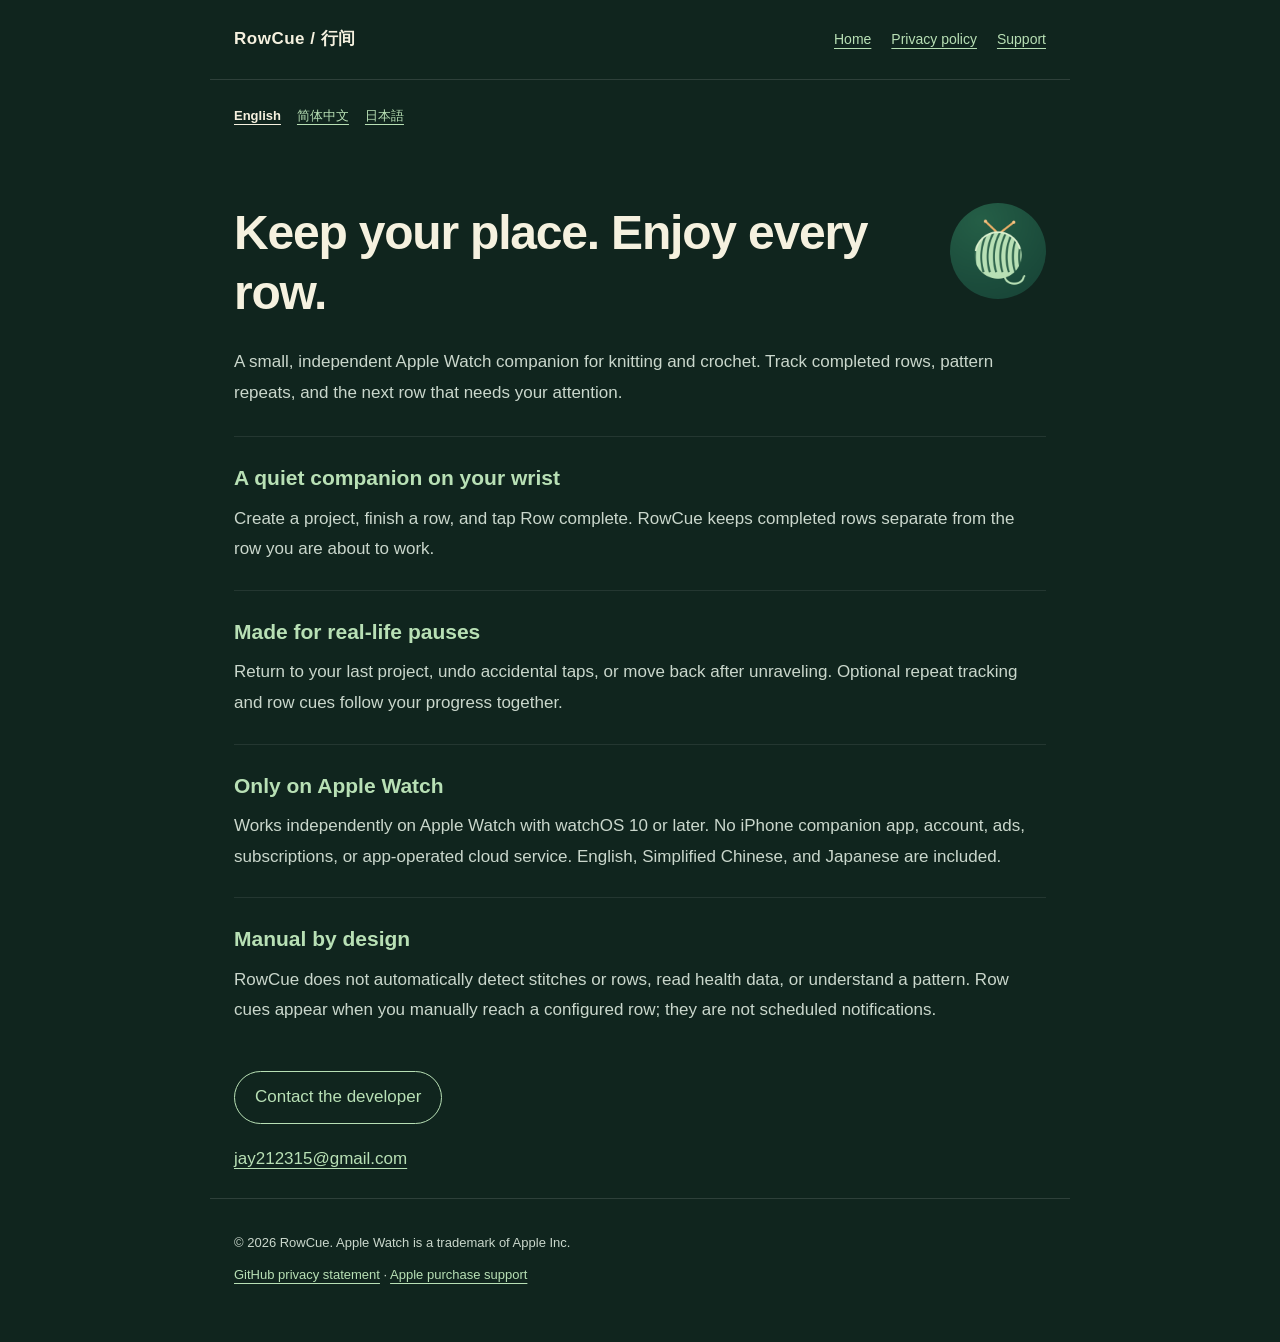
<file: index.html>
<!doctype html><html lang="en"><head><meta charset="utf-8"><meta name="viewport" content="width=device-width,initial-scale=1"><meta name="description" content="RowCue — independent Apple Watch row counter. Privacy policy and support in English, Chinese and Japanese."><title>RowCue — home</title><link rel="icon" href="./app-icon.png"><link rel="stylesheet" href="./style.css"></head><body><header><a class="brand" data-page="home" href="./">RowCue / 行间</a><nav aria-label="Navigation"><a data-page="home" data-label="home" href="./">Home</a><a data-page="privacy" data-label="privacy" href="./privacy/">Privacy policy</a><a data-page="support" data-label="support" href="./support/">Support</a></nav></header><main><div class="languages" aria-label="Language"><a data-language="en" href="?lang=en">English</a><a data-language="zh-Hans" href="?lang=zh-Hans">简体中文</a><a data-language="ja" href="?lang=ja">日本語</a></div><div class="hero"><img src="./app-icon.png" alt="RowCue app icon" width="96" height="96"><h1 id="title">Keep your place. Enjoy every row.</h1><p id="intro">A small, independent Apple Watch companion for knitting and crochet. Track completed rows, pattern repeats, and the next row that needs your attention.</p></div><div id="sections"></div><a class="contact" href="mailto:jay212315@gmail.com" data-label="email">Contact the developer</a><p><a href="mailto:jay212315@gmail.com">jay212315@gmail.com</a></p><noscript><p>Enable JavaScript to switch languages. Contact jay212315@gmail.com for a copy of the privacy policy or support information.</p><section><h2>A quiet companion on your wrist</h2><p>Create a project, finish a row, and tap Row complete. RowCue keeps completed rows separate from the row you are about to work.</p></section><section><h2>Made for real-life pauses</h2><p>Return to your last project, undo accidental taps, or move back after unraveling. Optional repeat tracking and row cues follow your progress together.</p></section><section><h2>Only on Apple Watch</h2><p>Works independently on Apple Watch with watchOS 10 or later. No iPhone companion app, account, ads, subscriptions, or app-operated cloud service. English, Simplified Chinese, and Japanese are included.</p></section><section><h2>Manual by design</h2><p>RowCue does not automatically detect stitches or rows, read health data, or understand a pattern. Row cues appear when you manually reach a configured row; they are not scheduled notifications.</p></section></noscript></main><footer><p>© 2026 RowCue. Apple Watch is a trademark of Apple Inc.</p><p><a href="https://docs.github.com/en/site-policy/privacy-policies/github-general-privacy-statement">GitHub privacy statement</a> · <a href="https://reportaproblem.apple.com/">Apple purchase support</a></p></footer><script>const CONTENT={"en": {"name": "RowCue", "tagline": "Keep your place. Enjoy every row.", "intro": "A small, independent Apple Watch companion for knitting and crochet. Track completed rows, pattern repeats, and the next row that needs your attention.", "home": "Home", "privacy": "Privacy policy", "support": "Support", "updated": "Last updated: October 29, 2026", "email": "Contact the developer", "switch": "Language", "home_sections": [["A quiet companion on your wrist", "Create a project, finish a row, and tap Row complete. RowCue keeps completed rows separate from the row you are about to work."], ["Made for real-life pauses", "Return to your last project, undo accidental taps, or move back after unraveling. Optional repeat tracking and row cues follow your progress together."], ["Only on Apple Watch", "Works independently on Apple Watch with watchOS 10 or later. No iPhone companion app, account, ads, subscriptions, or app-operated cloud service. English, Simplified Chinese, and Japanese are included."], ["Manual by design", "RowCue does not automatically detect stitches or rows, read health data, or understand a pattern. Row cues appear when you manually reach a configured row; they are not scheduled notifications."]], "privacy_sections": [["Overview", "RowCue is a local-first Apple Watch app. The app does not collect, transmit, sell, or share your project data, and does not include advertising, analytics, tracking SDKs, or user accounts."], ["Data stored on your watch", "Project names, project types, completed rows, repeat and row-cue rules, recent progress changes, language choice, haptic preference, and the last active project are saved in the app’s local storage. They are used only to provide the app’s features. A previous saved copy is kept locally to help recover from a damaged file."], ["Permissions and connectivity", "The app does not request access to Health, contacts, location, microphone, camera, or notifications. RowCue does not operate a server or provide cloud synchronization. A watch-face complication opens the app and does not transmit your progress."], ["Retention and deletion", "Project data remains locally until you delete the project or remove the app. Deleting a project removes it from the active data file; a previous local recovery copy may retain it until a subsequent successful save replaces that copy. Removing the app may remove local data. Device loss, reset, or storage damage may cause data loss. Any operating-system backup or device transfer is controlled by Apple and your device settings; RowCue does not guarantee backup or recovery."], ["Support correspondence", "If you choose to email jay212315@gmail.com, the developer receives the email address and information you include. This information is used to respond to your request. Avoid including sensitive information. Email is handled by the email providers involved. The app does not send support messages automatically."], ["This website and third parties", "These support pages are hosted on GitHub Pages. GitHub may process standard request information, including IP addresses, under its own privacy statement. This site uses no analytics, tracking cookies, third-party fonts, or advertising. A language parameter in the URL selects the page language; no language preference cookie is stored. Following an external link is subject to that service’s policy."], ["Children and changes", "The app does not knowingly collect personal information from children or other users. This policy will be updated if the app’s data practices change. The date above identifies the current version."], ["Contact", "Questions about privacy or deletion of support correspondence: jay212315@gmail.com."]], "support_sections": [["Start a project", "Tap New project, choose a type, and optionally enter a name. Set the number of fully completed rows; leave it at zero for a new piece. Optionally add a pattern repeat or a row cue."], ["Count a row", "The large number is the row you are about to work. Only tap Row complete after finishing the entire row. “Completed” shows the rows already done. A partially finished row and its individual stitches are not tracked."], ["Repeats and row cues", "Set rows per repeat to track your position in a repeating pattern. For a decrease every six rows starting at row six, set First cue at row to 6 and Repeat every to 6. The cue appears before working row 6, 12, 18, and so on. Follow your own pattern for stitch counts and techniques."], ["Fix an accidental tap", "Tap Undo on the counter screen. The previous progress change is reversed, together with the repeat position and row cue. Up to 200 recent progress changes per project are retained for undo. Undo does not restore deleted projects or earlier project settings."], ["Unravel or correct progress", "Open the … project menu. Use Frog back to subtract unraveled completed rows, or Adjust progress to enter the correct number of fully completed rows. Review the destination row before confirming. Both changes can be undone."], ["Pause, resume, and archive", "Progress saves after each successful change. Reopening the app resumes the last active project. Return to the project list to switch projects. Archive finished pieces to keep them without clutter; restore them from Archived. Deleting a project requires confirmation and cannot be undone."], ["Watch-face shortcut", "Add the RowCue complication to a compatible watch face. Tap it to open the last active project. It is a launcher; it does not display live row counts on the watch face. Available positions depend on the watch face."], ["Language and haptics", "Open Settings to choose System, English, Simplified Chinese, or Japanese. Haptic feedback can be switched off there. Touch feedback and wrist visibility also depend on your watch’s settings."], ["Data safety", "RowCue has no app-operated cloud sync or export feature. Do not treat it as your only copy of a critical pattern or project record. If a saved file is damaged, the app may restore the preceding local copy and ask you to check the count. If neither copy can be read, original files are preserved and editing is blocked."], ["Purchases and refunds", "RowCue is designed for a one-time App Store purchase. The price and availability are shown by the App Store. Apple handles payments, purchase history, and refund requests. Purchase access does not restore local project data."], ["Get help or report a bug", "Email jay212315@gmail.com. Include your watch model, watchOS version, RowCue version, and the steps that led to the issue. A screenshot is helpful if you are comfortable sharing it. Do not include passwords or payment information."]]}, "zh-Hans": {"name": "行间 · RowCue", "tagline": "记住每一行，安心接着织。", "intro": "独立运行在 Apple Watch 上的编织与钩针进度助手。记录已完成行数、花样循环，以及当前行的关键操作。", "home": "首页", "privacy": "隐私政策", "support": "技术支持", "updated": "更新日期：2026 年 10 月 29 日", "email": "联系开发者", "switch": "语言", "home_sections": [["手腕上的安静帮手", "创建作品，完整织完一行，再点“本行完成”。明确区分已完成行数和当前要织的那一行。"], ["随时放下，也能继续", "重新打开上次的作品，撤销误点，或在拆线后回退进度。花样循环和关键行提醒跟随进度一起变化。"], ["只为 Apple Watch", "支持 watchOS 10 及以上，可脱离 iPhone 配套应用独立使用。无账号、广告、订阅和应用自建云服务。支持简体中文、英语、日语。"], ["手动记录，明确可靠", "不会自动识别针数、行数或图解，不读取健康数据。关键行提醒在手动推进到对应行时显示，并非定时通知。"]], "privacy_sections": [["概述", "行间（RowCue）是一款以本地存储为主的 Apple Watch 应用。应用不收集、传输、出售或共享您的作品数据，不包含广告、统计分析、跟踪 SDK 或用户账号。"], ["保存在手表上的数据", "作品名称与类型、已完成行数、花样循环和关键行规则、最近进度操作、语言选择、触觉偏好及最近使用的作品，保存在应用本地空间，仅用于提供应用功能。本机还保留一份之前保存的副本，用于文件损坏时尝试恢复。"], ["权限与网络", "应用不申请健康、通讯录、位置、麦克风、相机或通知权限，不提供自建服务器或云同步。表盘复杂功能用于打开应用，不传输作品进度。"], ["保留与删除", "作品数据保留在本机，直到您删除作品或移除应用。删除作品会从当前数据文件移除该作品；上一份本地恢复副本可能暂时保留，直到后续成功保存替换该副本。卸载应用可能清除本地数据。设备丢失、重置或存储损坏可能造成数据丢失。系统备份和设备迁移由 Apple 及设备设置控制，本应用不保证备份或恢复。"], ["技术支持邮件", "如果您主动向 jay212315@gmail.com 发送邮件，开发者会收到您的邮箱地址和您提供的信息，仅用于处理咨询。请不要发送敏感信息。邮件由相关邮件服务商处理，应用不会自动发送支持邮件。"], ["本网站与第三方", "隐私和支持页面托管于 GitHub Pages。GitHub 可能依据其隐私声明处理 IP 地址等常规请求信息。本网站不使用统计分析、跟踪 Cookie、第三方字体或广告。页面语言由网址参数选择，不设置语言偏好 Cookie。访问外部链接时，适用该服务的政策。"], ["儿童与政策变更", "应用不会有意收集儿童或其他用户的个人信息。如果数据处理方式变化，将更新本政策。页首日期标识当前版本。"], ["联系", "如有隐私问题，或希望删除技术支持往来信息，请联系 jay212315@gmail.com。"]], "support_sections": [["创建作品", "点“新建作品”，选择类型，可选填名称。填写已经完全织好的行数，新作品保持为 0。按需开启花样循环或关键行提醒。"], ["记录一行", "大数字表示当前要织的那一行。完整织完这一行后，再点“本行完成”。“已完成”表示已经织好的行数。不记录一行内部的针数或半行进度。"], ["花样循环与关键行", "设置每个循环的行数，即可查看当前处于第几轮、第几行。如果从第 6 行开始，每 6 行减针一次，将首次提醒设置为 6，间隔设置为 6。应用会在准备织第 6、12、18 行时提示。具体针法和针数仍以您的图解为准。"], ["点错了怎么办", "在计数页面点“撤销”，恢复上一次进度变化，循环位置与提醒一并恢复。每个作品保留最近最多 200 次进度操作用于撤销。撤销无法恢复已删除作品，也不用于撤销作品设置修改。"], ["拆线或校正进度", "打开作品的“…”菜单。“拆线回退”用于扣除拆掉的完整行数；“调整进度”用于直接设置正确的已完成行数。确认前请核对即将回到的行数。这两种进度变更都可以撤销。"], ["暂停、继续与归档", "每次变更成功后都会保存。重新打开会继续最近的未归档作品，返回列表可以切换作品。完成的作品可归档，在“已归档”中恢复。删除需要确认，且无法撤销。"], ["表盘快捷入口", "在支持的位置添加 RowCue 复杂功能，点一下即可打开上次的作品。这是启动入口，不在表盘上实时显示行数。可用位置取决于所选表盘。"], ["语言与触觉", "在设置中选择跟随系统、简体中文、English 或日本語，也可关闭触觉反馈。触觉和抬腕显示体验同时受手表系统设置影响。"], ["数据安全", "应用不提供自建云同步和导出功能，重要图解和作品进度建议另留记录。文件损坏时，应用可能恢复上一份本地副本并提示核对行数；若两份记录都无法读取，会保留原文件并阻止覆盖。"], ["购买与退款", "应用按 App Store 一次性购买方式设计，实际价格和可用情况以商店展示为准。支付、购买记录和退款由 Apple 处理。恢复购买资格不等于恢复本地作品数据。"], ["反馈问题", "请发送邮件至 jay212315@gmail.com，附上手表型号、watchOS 版本、应用版本和复现步骤。方便时可提供截图，请勿发送密码或支付信息。"]]}, "ja": {"name": "RowCue", "tagline": "編みかけの続きは、いつもここに。", "intro": "Apple Watchだけで使える、棒針編み・かぎ針編みの進捗アプリ。完成した段数、模様の繰り返し、次の段の作業を手元に残せます。", "home": "ホーム", "privacy": "プライバシーポリシー", "support": "サポート", "updated": "更新日：2026年10月29日", "email": "開発者に問い合わせる", "switch": "言語", "home_sections": [["手元の小さな相棒", "プロジェクトを作り、1段編み終えたら「この段が完成」をタップ。完成した段と、これから編む段をはっきり区別します。"], ["ひと休みしても大丈夫", "前回のプロジェクトから再開できます。誤操作の取り消しや、ほどいた段数の修正にも対応。繰り返しとリマインダーも一緒に戻ります。"], ["Apple Watch専用", "watchOS 10以降に対応。iPhone用アプリなしで独立して動作します。アカウント、広告、定期購読、アプリ独自のクラウドサービスはありません。日本語、英語、簡体字中国語に対応。"], ["手動で、わかりやすく", "目数や段数、編み図を自動認識せず、ヘルスケアのデータも読み取りません。お知らせは手動で設定した段に進んだ時に表示され、時刻による通知ではありません。"]], "privacy_sections": [["概要", "RowCueはApple Watchに記録を保存するアプリです。プロジェクトデータを収集、送信、販売、共有しません。広告、アクセス解析、追跡SDK、ユーザーアカウントは含まれません。"], ["Watchに保存する情報", "名前、種類、完成段数、模様の繰り返しと段のリマインダー設定、最近の進捗操作、言語、触覚の設定、最後に使用したプロジェクトをアプリ内に保存します。アプリの機能のためだけに使用し、ファイル破損時の復元用として前回の保存データも端末内に保持します。"], ["権限と通信", "ヘルスケア、連絡先、位置情報、マイク、カメラ、通知へのアクセスは要求しません。独自のサーバーやクラウド同期は提供しません。文字盤のコンプリケーションはアプリを開くためのもので、進捗を送信しません。"], ["保存期間と削除", "プロジェクトやアプリを削除するまで記録は端末内に保存されます。プロジェクトの削除で現在の記録からは消えますが、前回の復元用コピーには、次の正常な保存で置き換わるまで残る場合があります。アプリの削除、端末の紛失、初期化、ストレージの破損でデータが失われる場合があります。OSのバックアップや移行はAppleと端末設定により管理され、RowCueは復元を保証しません。"], ["お問い合わせメール", "jay212315@gmail.comにメールを送った場合、開発者はメールアドレスと記載内容を受け取り、対応のために使用します。機密情報は送らないでください。メールは関係するメールサービスで処理されます。アプリが自動でメールを送ることはありません。"], ["このサイトと第三者サービス", "このサイトはGitHub Pagesで公開しています。GitHubは独自のプライバシーステートメントに基づき、IPアドレスなど通常のリクエスト情報を処理する場合があります。このサイトは解析、追跡Cookie、外部フォント、広告を使いません。言語はURLのパラメータで選択し、言語設定Cookieは保存しません。外部リンク先には各サービスのポリシーが適用されます。"], ["お子様とポリシーの変更", "お子様や他の利用者の個人情報を意図的に収集しません。データの取り扱いが変わる場合は本ポリシーを更新し、上記の日付で版を示します。"], ["連絡先", "プライバシーに関するご質問やお問い合わせ履歴の削除依頼：jay212315@gmail.com。"]], "support_sections": [["プロジェクトを作る", "「新規プロジェクト」で種類を選び、必要に応じて名前を入力します。すでに編み終えた段数を設定し、新しい作品は0のままにします。模様の繰り返しや段のリマインダーも任意で設定できます。"], ["1段を記録する", "大きな数字はこれから編む段です。1段をすべて編み終えてから「この段が完成」をタップしてください。「完成した段」は編み終えた段数です。段の途中の目数は記録しません。"], ["繰り返しとリマインダー", "1回の模様の段数を設定すると、何回目の何段目か確認できます。6段目から6段ごとに減らし目をする場合、最初の段を6、間隔を6に設定します。6、12、18段目を編み始める前に表示します。編み方や目数は編み図で確認してください。"], ["誤ってタップしたとき", "カウンター画面の「元に戻す」で前の進捗操作を取り消します。繰り返しとリマインダーも戻ります。1作品につき直近200件まで取り消し用に保持します。削除した作品や設定変更は復元できません。"], ["ほどいたとき・段数の修正", "「…」メニューを開きます。「ほどいて戻す」はほどいた完成段数を引き、「進み具合を修正」は正しい完成段数を直接設定します。戻る段を確認してから保存してください。どちらも取り消せます。"], ["中断・再開・アーカイブ", "変更が正常に保存されるたびに記録されます。再起動すると最後の制作中プロジェクトに戻ります。一覧から作品を切り替えられます。完成品はアーカイブでき、後から再開できます。削除は確認が必要で、取り消せません。"], ["文字盤のショートカット", "対応する文字盤にRowCueのコンプリケーションを追加すると、前回の作品を開けます。起動用の機能で、文字盤に段数をリアルタイム表示しません。配置できる場所は文字盤により異なります。"], ["言語と触覚", "設定からシステム設定、English、简体中文、日本語を選べます。触覚フィードバックもオフにできます。触覚や手首を上げた際の表示はWatch本体の設定にも依存します。"], ["記録の安全性", "独自のクラウド同期や書き出し機能はありません。重要な編み図や進捗は別にも控えてください。保存ファイルが壊れた場合は前回の端末内コピーから復元し、段数の確認をお願いする場合があります。両方とも読めない場合は元のファイルを保持し、上書きを防ぎます。"], ["購入と返金", "App Storeでの買い切りを想定したアプリです。価格と提供状況はストアで確認してください。支払い、購入履歴、返金はAppleが管理します。購入資格の復元で端末内の作品データは戻りません。"], ["不具合・お問い合わせ", "jay212315@gmail.comまで、Watchのモデル、watchOSのバージョン、アプリのバージョン、問題の再現手順をお送りください。可能ならスクリーンショットも役立ちます。パスワードや支払い情報は送らないでください。"]]}};const PAGE="home";const BASE="./";const D=CONTENT;const query=new URLSearchParams(location.search).get('lang');const auto=navigator.language.startsWith('zh')?'zh-Hans':navigator.language.startsWith('ja')?'ja':'en';const lang=D[query]?query:auto;const t=D[lang];document.documentElement.lang=lang;const page=PAGE;document.title=t[page==='home'?'name':page]+' · RowCue';document.querySelectorAll('[data-label]').forEach(el=>el.textContent=t[el.dataset.label]);document.querySelectorAll('[data-page]').forEach(el=>{el.href=BASE+(el.dataset.page==='home'?'':el.dataset.page+'/')+'?lang='+lang});document.querySelectorAll('[data-language]').forEach(el=>{el.href='?lang='+el.dataset.language;el.setAttribute('aria-current',el.dataset.language===lang)});const title=document.getElementById('title');title.textContent=page==='home'?t.tagline:t[page];document.getElementById('intro').textContent=page==='home'?t.intro:t.updated;const main=document.getElementById('sections');t[page+'_sections'].forEach(([heading,body])=>{const section=document.createElement('section');const h=document.createElement('h2');h.textContent=heading;const p=document.createElement('p');p.textContent=body;section.append(h,p);main.append(section)});</script></body></html>
</file>
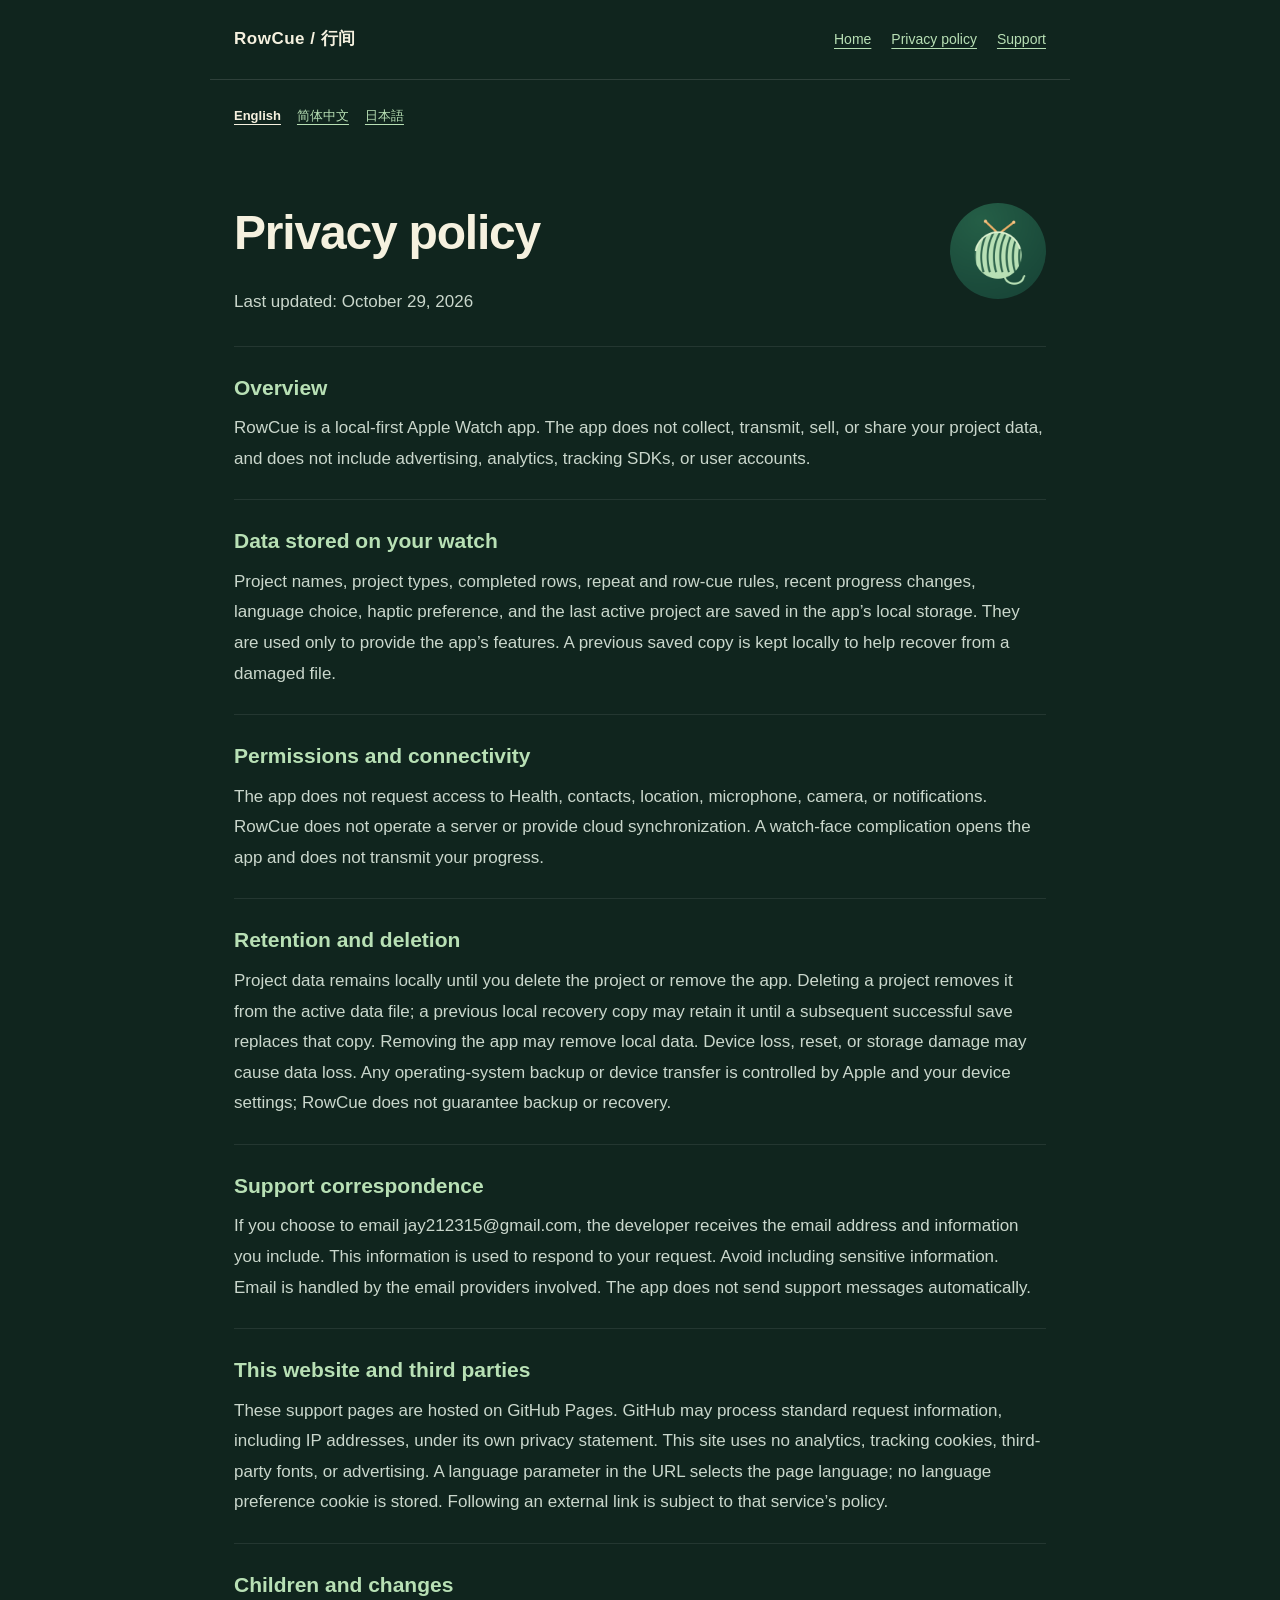
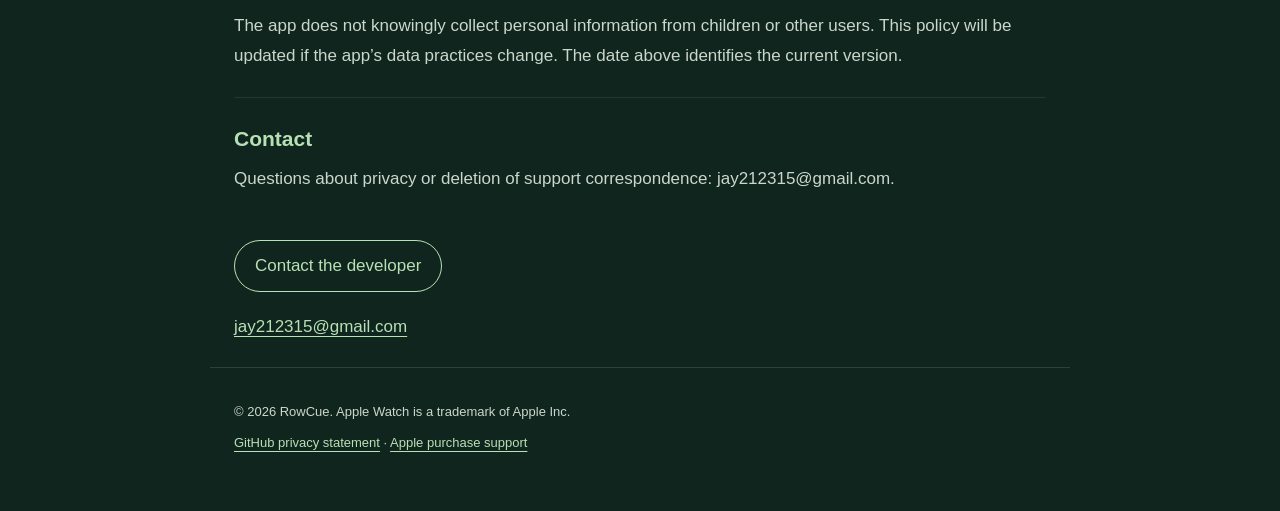
<file: privacy/index.html>
<!doctype html><html lang="en"><head><meta charset="utf-8"><meta name="viewport" content="width=device-width,initial-scale=1"><meta name="description" content="RowCue — independent Apple Watch row counter. Privacy policy and support in English, Chinese and Japanese."><title>RowCue — privacy</title><link rel="icon" href="../app-icon.png"><link rel="stylesheet" href="../style.css"></head><body><header><a class="brand" data-page="home" href="../">RowCue / 行间</a><nav aria-label="Navigation"><a data-page="home" data-label="home" href="../">Home</a><a data-page="privacy" data-label="privacy" href="../privacy/">Privacy policy</a><a data-page="support" data-label="support" href="../support/">Support</a></nav></header><main><div class="languages" aria-label="Language"><a data-language="en" href="?lang=en">English</a><a data-language="zh-Hans" href="?lang=zh-Hans">简体中文</a><a data-language="ja" href="?lang=ja">日本語</a></div><div class="hero"><img src="../app-icon.png" alt="RowCue app icon" width="96" height="96"><h1 id="title">Privacy policy</h1><p id="intro">Last updated: October 29, 2026</p></div><div id="sections"></div><a class="contact" href="mailto:jay212315@gmail.com" data-label="email">Contact the developer</a><p><a href="mailto:jay212315@gmail.com">jay212315@gmail.com</a></p><noscript><p>Enable JavaScript to switch languages. Contact jay212315@gmail.com for a copy of the privacy policy or support information.</p><section><h2>Overview</h2><p>RowCue is a local-first Apple Watch app. The app does not collect, transmit, sell, or share your project data, and does not include advertising, analytics, tracking SDKs, or user accounts.</p></section><section><h2>Data stored on your watch</h2><p>Project names, project types, completed rows, repeat and row-cue rules, recent progress changes, language choice, haptic preference, and the last active project are saved in the app’s local storage. They are used only to provide the app’s features. A previous saved copy is kept locally to help recover from a damaged file.</p></section><section><h2>Permissions and connectivity</h2><p>The app does not request access to Health, contacts, location, microphone, camera, or notifications. RowCue does not operate a server or provide cloud synchronization. A watch-face complication opens the app and does not transmit your progress.</p></section><section><h2>Retention and deletion</h2><p>Project data remains locally until you delete the project or remove the app. Deleting a project removes it from the active data file; a previous local recovery copy may retain it until a subsequent successful save replaces that copy. Removing the app may remove local data. Device loss, reset, or storage damage may cause data loss. Any operating-system backup or device transfer is controlled by Apple and your device settings; RowCue does not guarantee backup or recovery.</p></section><section><h2>Support correspondence</h2><p>If you choose to email jay212315@gmail.com, the developer receives the email address and information you include. This information is used to respond to your request. Avoid including sensitive information. Email is handled by the email providers involved. The app does not send support messages automatically.</p></section><section><h2>This website and third parties</h2><p>These support pages are hosted on GitHub Pages. GitHub may process standard request information, including IP addresses, under its own privacy statement. This site uses no analytics, tracking cookies, third-party fonts, or advertising. A language parameter in the URL selects the page language; no language preference cookie is stored. Following an external link is subject to that service’s policy.</p></section><section><h2>Children and changes</h2><p>The app does not knowingly collect personal information from children or other users. This policy will be updated if the app’s data practices change. The date above identifies the current version.</p></section><section><h2>Contact</h2><p>Questions about privacy or deletion of support correspondence: jay212315@gmail.com.</p></section></noscript></main><footer><p>© 2026 RowCue. Apple Watch is a trademark of Apple Inc.</p><p><a href="https://docs.github.com/en/site-policy/privacy-policies/github-general-privacy-statement">GitHub privacy statement</a> · <a href="https://reportaproblem.apple.com/">Apple purchase support</a></p></footer><script>const CONTENT={"en": {"name": "RowCue", "tagline": "Keep your place. Enjoy every row.", "intro": "A small, independent Apple Watch companion for knitting and crochet. Track completed rows, pattern repeats, and the next row that needs your attention.", "home": "Home", "privacy": "Privacy policy", "support": "Support", "updated": "Last updated: October 29, 2026", "email": "Contact the developer", "switch": "Language", "home_sections": [["A quiet companion on your wrist", "Create a project, finish a row, and tap Row complete. RowCue keeps completed rows separate from the row you are about to work."], ["Made for real-life pauses", "Return to your last project, undo accidental taps, or move back after unraveling. Optional repeat tracking and row cues follow your progress together."], ["Only on Apple Watch", "Works independently on Apple Watch with watchOS 10 or later. No iPhone companion app, account, ads, subscriptions, or app-operated cloud service. English, Simplified Chinese, and Japanese are included."], ["Manual by design", "RowCue does not automatically detect stitches or rows, read health data, or understand a pattern. Row cues appear when you manually reach a configured row; they are not scheduled notifications."]], "privacy_sections": [["Overview", "RowCue is a local-first Apple Watch app. The app does not collect, transmit, sell, or share your project data, and does not include advertising, analytics, tracking SDKs, or user accounts."], ["Data stored on your watch", "Project names, project types, completed rows, repeat and row-cue rules, recent progress changes, language choice, haptic preference, and the last active project are saved in the app’s local storage. They are used only to provide the app’s features. A previous saved copy is kept locally to help recover from a damaged file."], ["Permissions and connectivity", "The app does not request access to Health, contacts, location, microphone, camera, or notifications. RowCue does not operate a server or provide cloud synchronization. A watch-face complication opens the app and does not transmit your progress."], ["Retention and deletion", "Project data remains locally until you delete the project or remove the app. Deleting a project removes it from the active data file; a previous local recovery copy may retain it until a subsequent successful save replaces that copy. Removing the app may remove local data. Device loss, reset, or storage damage may cause data loss. Any operating-system backup or device transfer is controlled by Apple and your device settings; RowCue does not guarantee backup or recovery."], ["Support correspondence", "If you choose to email jay212315@gmail.com, the developer receives the email address and information you include. This information is used to respond to your request. Avoid including sensitive information. Email is handled by the email providers involved. The app does not send support messages automatically."], ["This website and third parties", "These support pages are hosted on GitHub Pages. GitHub may process standard request information, including IP addresses, under its own privacy statement. This site uses no analytics, tracking cookies, third-party fonts, or advertising. A language parameter in the URL selects the page language; no language preference cookie is stored. Following an external link is subject to that service’s policy."], ["Children and changes", "The app does not knowingly collect personal information from children or other users. This policy will be updated if the app’s data practices change. The date above identifies the current version."], ["Contact", "Questions about privacy or deletion of support correspondence: jay212315@gmail.com."]], "support_sections": [["Start a project", "Tap New project, choose a type, and optionally enter a name. Set the number of fully completed rows; leave it at zero for a new piece. Optionally add a pattern repeat or a row cue."], ["Count a row", "The large number is the row you are about to work. Only tap Row complete after finishing the entire row. “Completed” shows the rows already done. A partially finished row and its individual stitches are not tracked."], ["Repeats and row cues", "Set rows per repeat to track your position in a repeating pattern. For a decrease every six rows starting at row six, set First cue at row to 6 and Repeat every to 6. The cue appears before working row 6, 12, 18, and so on. Follow your own pattern for stitch counts and techniques."], ["Fix an accidental tap", "Tap Undo on the counter screen. The previous progress change is reversed, together with the repeat position and row cue. Up to 200 recent progress changes per project are retained for undo. Undo does not restore deleted projects or earlier project settings."], ["Unravel or correct progress", "Open the … project menu. Use Frog back to subtract unraveled completed rows, or Adjust progress to enter the correct number of fully completed rows. Review the destination row before confirming. Both changes can be undone."], ["Pause, resume, and archive", "Progress saves after each successful change. Reopening the app resumes the last active project. Return to the project list to switch projects. Archive finished pieces to keep them without clutter; restore them from Archived. Deleting a project requires confirmation and cannot be undone."], ["Watch-face shortcut", "Add the RowCue complication to a compatible watch face. Tap it to open the last active project. It is a launcher; it does not display live row counts on the watch face. Available positions depend on the watch face."], ["Language and haptics", "Open Settings to choose System, English, Simplified Chinese, or Japanese. Haptic feedback can be switched off there. Touch feedback and wrist visibility also depend on your watch’s settings."], ["Data safety", "RowCue has no app-operated cloud sync or export feature. Do not treat it as your only copy of a critical pattern or project record. If a saved file is damaged, the app may restore the preceding local copy and ask you to check the count. If neither copy can be read, original files are preserved and editing is blocked."], ["Purchases and refunds", "RowCue is designed for a one-time App Store purchase. The price and availability are shown by the App Store. Apple handles payments, purchase history, and refund requests. Purchase access does not restore local project data."], ["Get help or report a bug", "Email jay212315@gmail.com. Include your watch model, watchOS version, RowCue version, and the steps that led to the issue. A screenshot is helpful if you are comfortable sharing it. Do not include passwords or payment information."]]}, "zh-Hans": {"name": "行间 · RowCue", "tagline": "记住每一行，安心接着织。", "intro": "独立运行在 Apple Watch 上的编织与钩针进度助手。记录已完成行数、花样循环，以及当前行的关键操作。", "home": "首页", "privacy": "隐私政策", "support": "技术支持", "updated": "更新日期：2026 年 10 月 29 日", "email": "联系开发者", "switch": "语言", "home_sections": [["手腕上的安静帮手", "创建作品，完整织完一行，再点“本行完成”。明确区分已完成行数和当前要织的那一行。"], ["随时放下，也能继续", "重新打开上次的作品，撤销误点，或在拆线后回退进度。花样循环和关键行提醒跟随进度一起变化。"], ["只为 Apple Watch", "支持 watchOS 10 及以上，可脱离 iPhone 配套应用独立使用。无账号、广告、订阅和应用自建云服务。支持简体中文、英语、日语。"], ["手动记录，明确可靠", "不会自动识别针数、行数或图解，不读取健康数据。关键行提醒在手动推进到对应行时显示，并非定时通知。"]], "privacy_sections": [["概述", "行间（RowCue）是一款以本地存储为主的 Apple Watch 应用。应用不收集、传输、出售或共享您的作品数据，不包含广告、统计分析、跟踪 SDK 或用户账号。"], ["保存在手表上的数据", "作品名称与类型、已完成行数、花样循环和关键行规则、最近进度操作、语言选择、触觉偏好及最近使用的作品，保存在应用本地空间，仅用于提供应用功能。本机还保留一份之前保存的副本，用于文件损坏时尝试恢复。"], ["权限与网络", "应用不申请健康、通讯录、位置、麦克风、相机或通知权限，不提供自建服务器或云同步。表盘复杂功能用于打开应用，不传输作品进度。"], ["保留与删除", "作品数据保留在本机，直到您删除作品或移除应用。删除作品会从当前数据文件移除该作品；上一份本地恢复副本可能暂时保留，直到后续成功保存替换该副本。卸载应用可能清除本地数据。设备丢失、重置或存储损坏可能造成数据丢失。系统备份和设备迁移由 Apple 及设备设置控制，本应用不保证备份或恢复。"], ["技术支持邮件", "如果您主动向 jay212315@gmail.com 发送邮件，开发者会收到您的邮箱地址和您提供的信息，仅用于处理咨询。请不要发送敏感信息。邮件由相关邮件服务商处理，应用不会自动发送支持邮件。"], ["本网站与第三方", "隐私和支持页面托管于 GitHub Pages。GitHub 可能依据其隐私声明处理 IP 地址等常规请求信息。本网站不使用统计分析、跟踪 Cookie、第三方字体或广告。页面语言由网址参数选择，不设置语言偏好 Cookie。访问外部链接时，适用该服务的政策。"], ["儿童与政策变更", "应用不会有意收集儿童或其他用户的个人信息。如果数据处理方式变化，将更新本政策。页首日期标识当前版本。"], ["联系", "如有隐私问题，或希望删除技术支持往来信息，请联系 jay212315@gmail.com。"]], "support_sections": [["创建作品", "点“新建作品”，选择类型，可选填名称。填写已经完全织好的行数，新作品保持为 0。按需开启花样循环或关键行提醒。"], ["记录一行", "大数字表示当前要织的那一行。完整织完这一行后，再点“本行完成”。“已完成”表示已经织好的行数。不记录一行内部的针数或半行进度。"], ["花样循环与关键行", "设置每个循环的行数，即可查看当前处于第几轮、第几行。如果从第 6 行开始，每 6 行减针一次，将首次提醒设置为 6，间隔设置为 6。应用会在准备织第 6、12、18 行时提示。具体针法和针数仍以您的图解为准。"], ["点错了怎么办", "在计数页面点“撤销”，恢复上一次进度变化，循环位置与提醒一并恢复。每个作品保留最近最多 200 次进度操作用于撤销。撤销无法恢复已删除作品，也不用于撤销作品设置修改。"], ["拆线或校正进度", "打开作品的“…”菜单。“拆线回退”用于扣除拆掉的完整行数；“调整进度”用于直接设置正确的已完成行数。确认前请核对即将回到的行数。这两种进度变更都可以撤销。"], ["暂停、继续与归档", "每次变更成功后都会保存。重新打开会继续最近的未归档作品，返回列表可以切换作品。完成的作品可归档，在“已归档”中恢复。删除需要确认，且无法撤销。"], ["表盘快捷入口", "在支持的位置添加 RowCue 复杂功能，点一下即可打开上次的作品。这是启动入口，不在表盘上实时显示行数。可用位置取决于所选表盘。"], ["语言与触觉", "在设置中选择跟随系统、简体中文、English 或日本語，也可关闭触觉反馈。触觉和抬腕显示体验同时受手表系统设置影响。"], ["数据安全", "应用不提供自建云同步和导出功能，重要图解和作品进度建议另留记录。文件损坏时，应用可能恢复上一份本地副本并提示核对行数；若两份记录都无法读取，会保留原文件并阻止覆盖。"], ["购买与退款", "应用按 App Store 一次性购买方式设计，实际价格和可用情况以商店展示为准。支付、购买记录和退款由 Apple 处理。恢复购买资格不等于恢复本地作品数据。"], ["反馈问题", "请发送邮件至 jay212315@gmail.com，附上手表型号、watchOS 版本、应用版本和复现步骤。方便时可提供截图，请勿发送密码或支付信息。"]]}, "ja": {"name": "RowCue", "tagline": "編みかけの続きは、いつもここに。", "intro": "Apple Watchだけで使える、棒針編み・かぎ針編みの進捗アプリ。完成した段数、模様の繰り返し、次の段の作業を手元に残せます。", "home": "ホーム", "privacy": "プライバシーポリシー", "support": "サポート", "updated": "更新日：2026年10月29日", "email": "開発者に問い合わせる", "switch": "言語", "home_sections": [["手元の小さな相棒", "プロジェクトを作り、1段編み終えたら「この段が完成」をタップ。完成した段と、これから編む段をはっきり区別します。"], ["ひと休みしても大丈夫", "前回のプロジェクトから再開できます。誤操作の取り消しや、ほどいた段数の修正にも対応。繰り返しとリマインダーも一緒に戻ります。"], ["Apple Watch専用", "watchOS 10以降に対応。iPhone用アプリなしで独立して動作します。アカウント、広告、定期購読、アプリ独自のクラウドサービスはありません。日本語、英語、簡体字中国語に対応。"], ["手動で、わかりやすく", "目数や段数、編み図を自動認識せず、ヘルスケアのデータも読み取りません。お知らせは手動で設定した段に進んだ時に表示され、時刻による通知ではありません。"]], "privacy_sections": [["概要", "RowCueはApple Watchに記録を保存するアプリです。プロジェクトデータを収集、送信、販売、共有しません。広告、アクセス解析、追跡SDK、ユーザーアカウントは含まれません。"], ["Watchに保存する情報", "名前、種類、完成段数、模様の繰り返しと段のリマインダー設定、最近の進捗操作、言語、触覚の設定、最後に使用したプロジェクトをアプリ内に保存します。アプリの機能のためだけに使用し、ファイル破損時の復元用として前回の保存データも端末内に保持します。"], ["権限と通信", "ヘルスケア、連絡先、位置情報、マイク、カメラ、通知へのアクセスは要求しません。独自のサーバーやクラウド同期は提供しません。文字盤のコンプリケーションはアプリを開くためのもので、進捗を送信しません。"], ["保存期間と削除", "プロジェクトやアプリを削除するまで記録は端末内に保存されます。プロジェクトの削除で現在の記録からは消えますが、前回の復元用コピーには、次の正常な保存で置き換わるまで残る場合があります。アプリの削除、端末の紛失、初期化、ストレージの破損でデータが失われる場合があります。OSのバックアップや移行はAppleと端末設定により管理され、RowCueは復元を保証しません。"], ["お問い合わせメール", "jay212315@gmail.comにメールを送った場合、開発者はメールアドレスと記載内容を受け取り、対応のために使用します。機密情報は送らないでください。メールは関係するメールサービスで処理されます。アプリが自動でメールを送ることはありません。"], ["このサイトと第三者サービス", "このサイトはGitHub Pagesで公開しています。GitHubは独自のプライバシーステートメントに基づき、IPアドレスなど通常のリクエスト情報を処理する場合があります。このサイトは解析、追跡Cookie、外部フォント、広告を使いません。言語はURLのパラメータで選択し、言語設定Cookieは保存しません。外部リンク先には各サービスのポリシーが適用されます。"], ["お子様とポリシーの変更", "お子様や他の利用者の個人情報を意図的に収集しません。データの取り扱いが変わる場合は本ポリシーを更新し、上記の日付で版を示します。"], ["連絡先", "プライバシーに関するご質問やお問い合わせ履歴の削除依頼：jay212315@gmail.com。"]], "support_sections": [["プロジェクトを作る", "「新規プロジェクト」で種類を選び、必要に応じて名前を入力します。すでに編み終えた段数を設定し、新しい作品は0のままにします。模様の繰り返しや段のリマインダーも任意で設定できます。"], ["1段を記録する", "大きな数字はこれから編む段です。1段をすべて編み終えてから「この段が完成」をタップしてください。「完成した段」は編み終えた段数です。段の途中の目数は記録しません。"], ["繰り返しとリマインダー", "1回の模様の段数を設定すると、何回目の何段目か確認できます。6段目から6段ごとに減らし目をする場合、最初の段を6、間隔を6に設定します。6、12、18段目を編み始める前に表示します。編み方や目数は編み図で確認してください。"], ["誤ってタップしたとき", "カウンター画面の「元に戻す」で前の進捗操作を取り消します。繰り返しとリマインダーも戻ります。1作品につき直近200件まで取り消し用に保持します。削除した作品や設定変更は復元できません。"], ["ほどいたとき・段数の修正", "「…」メニューを開きます。「ほどいて戻す」はほどいた完成段数を引き、「進み具合を修正」は正しい完成段数を直接設定します。戻る段を確認してから保存してください。どちらも取り消せます。"], ["中断・再開・アーカイブ", "変更が正常に保存されるたびに記録されます。再起動すると最後の制作中プロジェクトに戻ります。一覧から作品を切り替えられます。完成品はアーカイブでき、後から再開できます。削除は確認が必要で、取り消せません。"], ["文字盤のショートカット", "対応する文字盤にRowCueのコンプリケーションを追加すると、前回の作品を開けます。起動用の機能で、文字盤に段数をリアルタイム表示しません。配置できる場所は文字盤により異なります。"], ["言語と触覚", "設定からシステム設定、English、简体中文、日本語を選べます。触覚フィードバックもオフにできます。触覚や手首を上げた際の表示はWatch本体の設定にも依存します。"], ["記録の安全性", "独自のクラウド同期や書き出し機能はありません。重要な編み図や進捗は別にも控えてください。保存ファイルが壊れた場合は前回の端末内コピーから復元し、段数の確認をお願いする場合があります。両方とも読めない場合は元のファイルを保持し、上書きを防ぎます。"], ["購入と返金", "App Storeでの買い切りを想定したアプリです。価格と提供状況はストアで確認してください。支払い、購入履歴、返金はAppleが管理します。購入資格の復元で端末内の作品データは戻りません。"], ["不具合・お問い合わせ", "jay212315@gmail.comまで、Watchのモデル、watchOSのバージョン、アプリのバージョン、問題の再現手順をお送りください。可能ならスクリーンショットも役立ちます。パスワードや支払い情報は送らないでください。"]]}};const PAGE="privacy";const BASE="../";const D=CONTENT;const query=new URLSearchParams(location.search).get('lang');const auto=navigator.language.startsWith('zh')?'zh-Hans':navigator.language.startsWith('ja')?'ja':'en';const lang=D[query]?query:auto;const t=D[lang];document.documentElement.lang=lang;const page=PAGE;document.title=t[page==='home'?'name':page]+' · RowCue';document.querySelectorAll('[data-label]').forEach(el=>el.textContent=t[el.dataset.label]);document.querySelectorAll('[data-page]').forEach(el=>{el.href=BASE+(el.dataset.page==='home'?'':el.dataset.page+'/')+'?lang='+lang});document.querySelectorAll('[data-language]').forEach(el=>{el.href='?lang='+el.dataset.language;el.setAttribute('aria-current',el.dataset.language===lang)});const title=document.getElementById('title');title.textContent=page==='home'?t.tagline:t[page];document.getElementById('intro').textContent=page==='home'?t.intro:t.updated;const main=document.getElementById('sections');t[page+'_sections'].forEach(([heading,body])=>{const section=document.createElement('section');const h=document.createElement('h2');h.textContent=heading;const p=document.createElement('p');p.textContent=body;section.append(h,p);main.append(section)});</script></body></html>
</file>
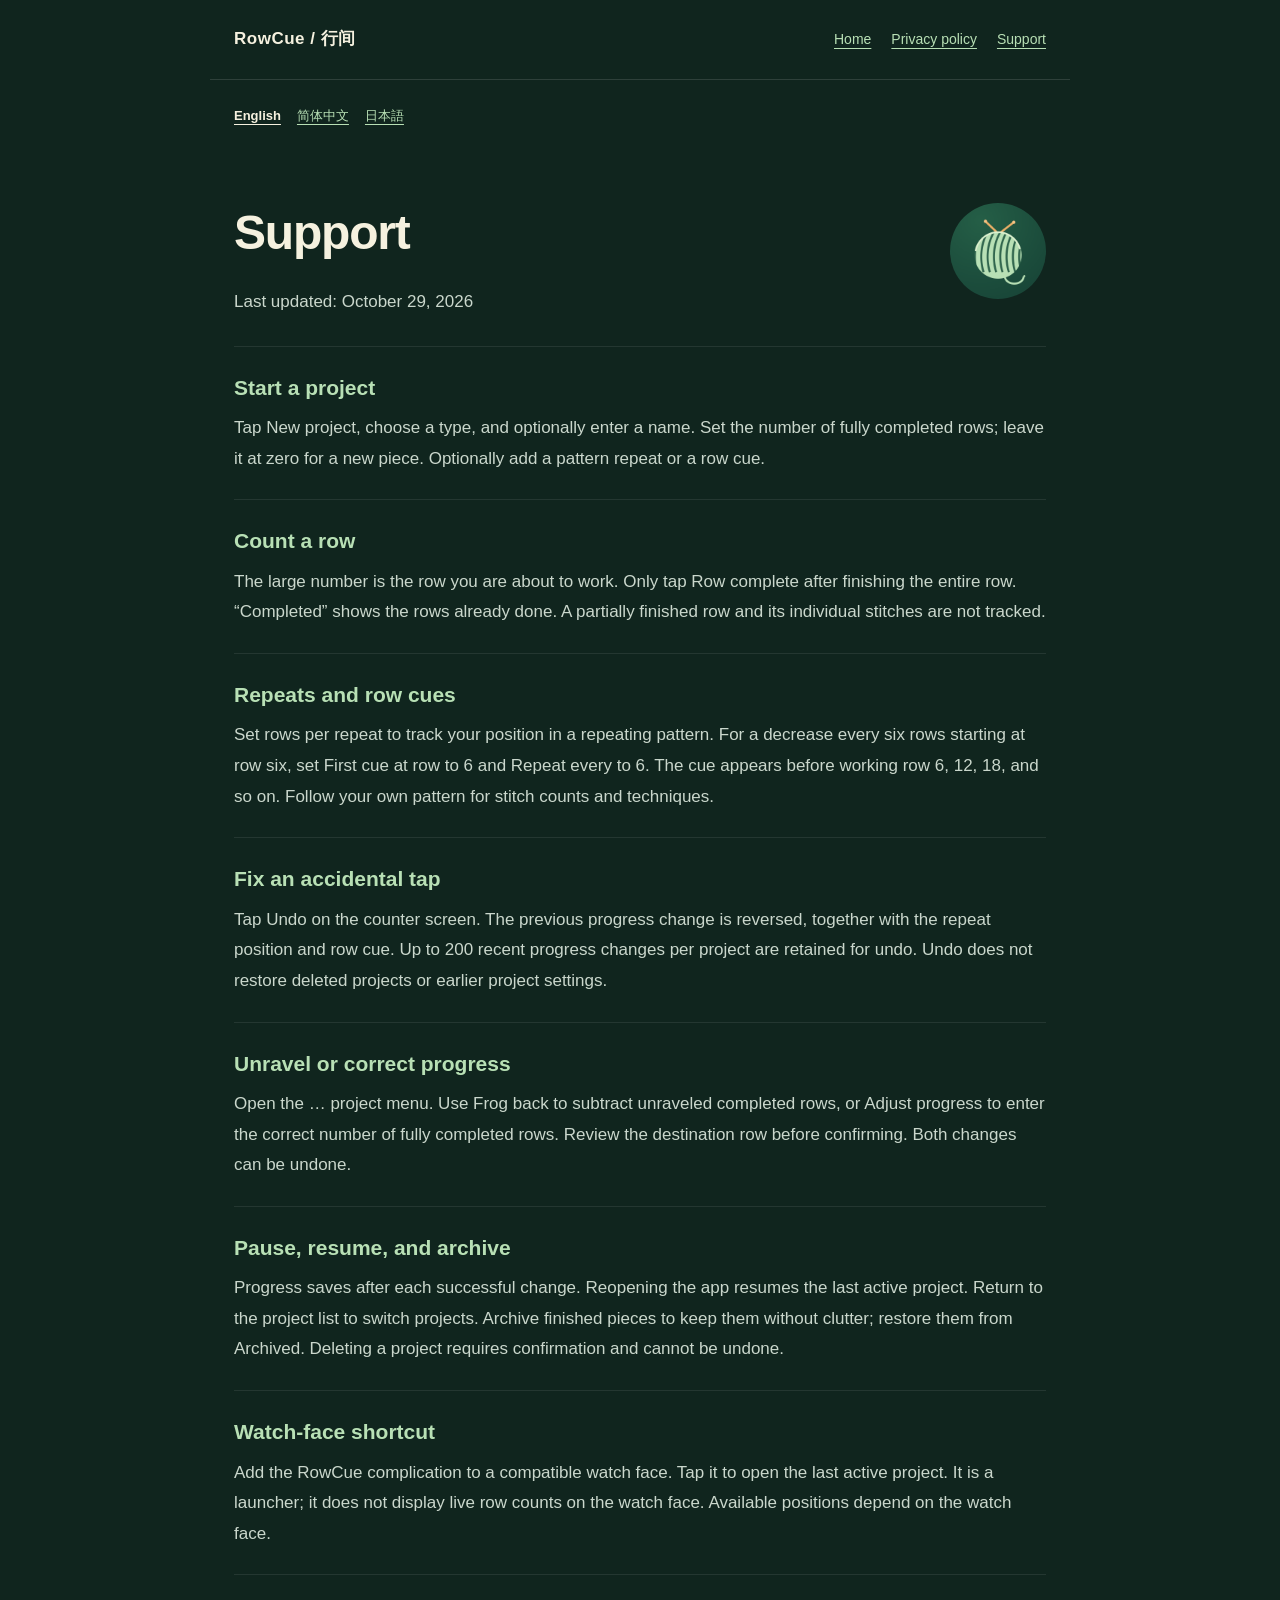
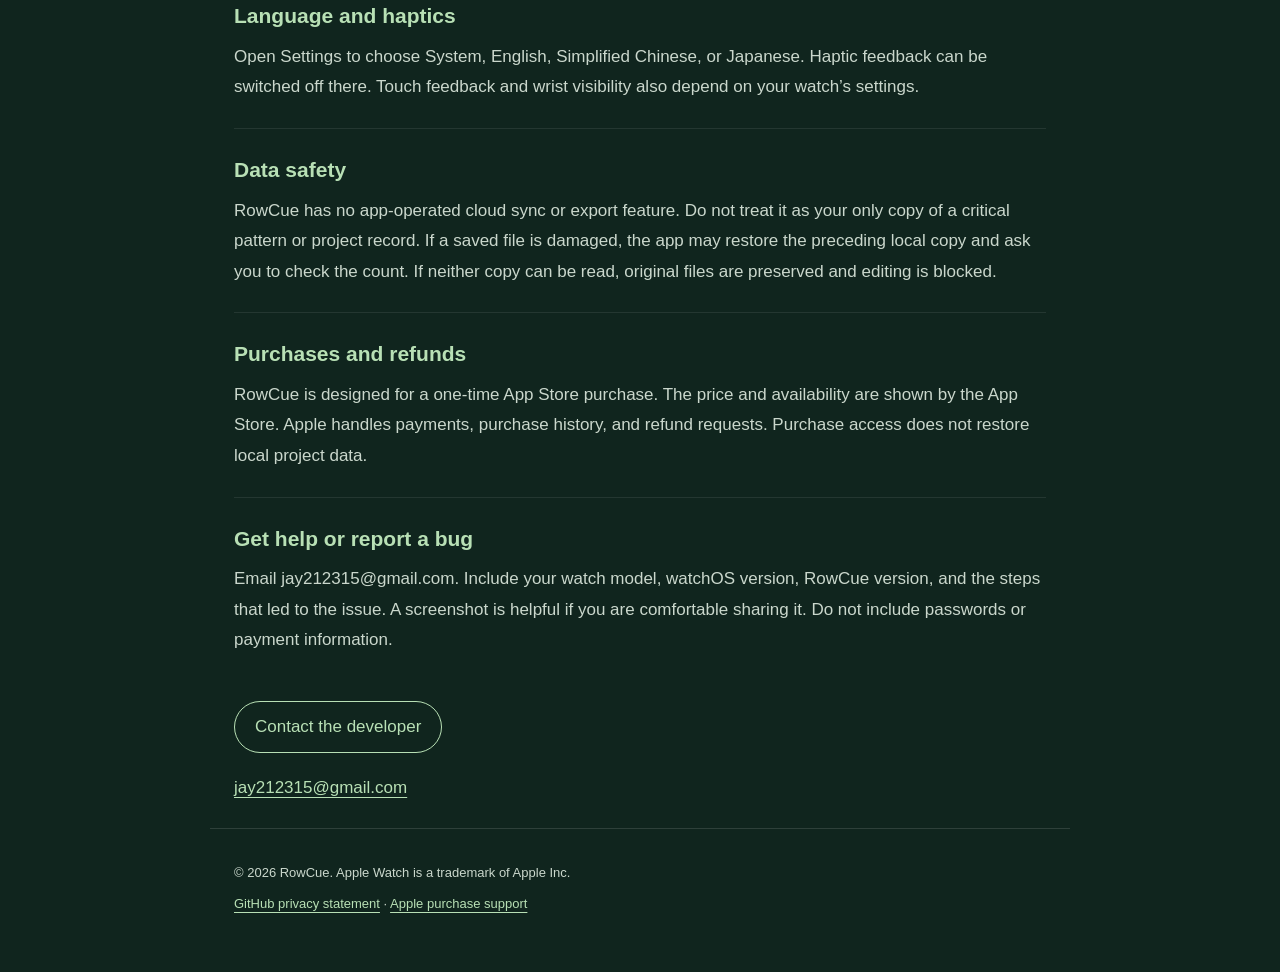
<file: support/index.html>
<!doctype html><html lang="en"><head><meta charset="utf-8"><meta name="viewport" content="width=device-width,initial-scale=1"><meta name="description" content="RowCue — independent Apple Watch row counter. Privacy policy and support in English, Chinese and Japanese."><title>RowCue — support</title><link rel="icon" href="../app-icon.png"><link rel="stylesheet" href="../style.css"></head><body><header><a class="brand" data-page="home" href="../">RowCue / 行间</a><nav aria-label="Navigation"><a data-page="home" data-label="home" href="../">Home</a><a data-page="privacy" data-label="privacy" href="../privacy/">Privacy policy</a><a data-page="support" data-label="support" href="../support/">Support</a></nav></header><main><div class="languages" aria-label="Language"><a data-language="en" href="?lang=en">English</a><a data-language="zh-Hans" href="?lang=zh-Hans">简体中文</a><a data-language="ja" href="?lang=ja">日本語</a></div><div class="hero"><img src="../app-icon.png" alt="RowCue app icon" width="96" height="96"><h1 id="title">Support</h1><p id="intro">Last updated: October 29, 2026</p></div><div id="sections"></div><a class="contact" href="mailto:jay212315@gmail.com" data-label="email">Contact the developer</a><p><a href="mailto:jay212315@gmail.com">jay212315@gmail.com</a></p><noscript><p>Enable JavaScript to switch languages. Contact jay212315@gmail.com for a copy of the privacy policy or support information.</p><section><h2>Start a project</h2><p>Tap New project, choose a type, and optionally enter a name. Set the number of fully completed rows; leave it at zero for a new piece. Optionally add a pattern repeat or a row cue.</p></section><section><h2>Count a row</h2><p>The large number is the row you are about to work. Only tap Row complete after finishing the entire row. “Completed” shows the rows already done. A partially finished row and its individual stitches are not tracked.</p></section><section><h2>Repeats and row cues</h2><p>Set rows per repeat to track your position in a repeating pattern. For a decrease every six rows starting at row six, set First cue at row to 6 and Repeat every to 6. The cue appears before working row 6, 12, 18, and so on. Follow your own pattern for stitch counts and techniques.</p></section><section><h2>Fix an accidental tap</h2><p>Tap Undo on the counter screen. The previous progress change is reversed, together with the repeat position and row cue. Up to 200 recent progress changes per project are retained for undo. Undo does not restore deleted projects or earlier project settings.</p></section><section><h2>Unravel or correct progress</h2><p>Open the … project menu. Use Frog back to subtract unraveled completed rows, or Adjust progress to enter the correct number of fully completed rows. Review the destination row before confirming. Both changes can be undone.</p></section><section><h2>Pause, resume, and archive</h2><p>Progress saves after each successful change. Reopening the app resumes the last active project. Return to the project list to switch projects. Archive finished pieces to keep them without clutter; restore them from Archived. Deleting a project requires confirmation and cannot be undone.</p></section><section><h2>Watch-face shortcut</h2><p>Add the RowCue complication to a compatible watch face. Tap it to open the last active project. It is a launcher; it does not display live row counts on the watch face. Available positions depend on the watch face.</p></section><section><h2>Language and haptics</h2><p>Open Settings to choose System, English, Simplified Chinese, or Japanese. Haptic feedback can be switched off there. Touch feedback and wrist visibility also depend on your watch’s settings.</p></section><section><h2>Data safety</h2><p>RowCue has no app-operated cloud sync or export feature. Do not treat it as your only copy of a critical pattern or project record. If a saved file is damaged, the app may restore the preceding local copy and ask you to check the count. If neither copy can be read, original files are preserved and editing is blocked.</p></section><section><h2>Purchases and refunds</h2><p>RowCue is designed for a one-time App Store purchase. The price and availability are shown by the App Store. Apple handles payments, purchase history, and refund requests. Purchase access does not restore local project data.</p></section><section><h2>Get help or report a bug</h2><p>Email jay212315@gmail.com. Include your watch model, watchOS version, RowCue version, and the steps that led to the issue. A screenshot is helpful if you are comfortable sharing it. Do not include passwords or payment information.</p></section></noscript></main><footer><p>© 2026 RowCue. Apple Watch is a trademark of Apple Inc.</p><p><a href="https://docs.github.com/en/site-policy/privacy-policies/github-general-privacy-statement">GitHub privacy statement</a> · <a href="https://reportaproblem.apple.com/">Apple purchase support</a></p></footer><script>const CONTENT={"en": {"name": "RowCue", "tagline": "Keep your place. Enjoy every row.", "intro": "A small, independent Apple Watch companion for knitting and crochet. Track completed rows, pattern repeats, and the next row that needs your attention.", "home": "Home", "privacy": "Privacy policy", "support": "Support", "updated": "Last updated: October 29, 2026", "email": "Contact the developer", "switch": "Language", "home_sections": [["A quiet companion on your wrist", "Create a project, finish a row, and tap Row complete. RowCue keeps completed rows separate from the row you are about to work."], ["Made for real-life pauses", "Return to your last project, undo accidental taps, or move back after unraveling. Optional repeat tracking and row cues follow your progress together."], ["Only on Apple Watch", "Works independently on Apple Watch with watchOS 10 or later. No iPhone companion app, account, ads, subscriptions, or app-operated cloud service. English, Simplified Chinese, and Japanese are included."], ["Manual by design", "RowCue does not automatically detect stitches or rows, read health data, or understand a pattern. Row cues appear when you manually reach a configured row; they are not scheduled notifications."]], "privacy_sections": [["Overview", "RowCue is a local-first Apple Watch app. The app does not collect, transmit, sell, or share your project data, and does not include advertising, analytics, tracking SDKs, or user accounts."], ["Data stored on your watch", "Project names, project types, completed rows, repeat and row-cue rules, recent progress changes, language choice, haptic preference, and the last active project are saved in the app’s local storage. They are used only to provide the app’s features. A previous saved copy is kept locally to help recover from a damaged file."], ["Permissions and connectivity", "The app does not request access to Health, contacts, location, microphone, camera, or notifications. RowCue does not operate a server or provide cloud synchronization. A watch-face complication opens the app and does not transmit your progress."], ["Retention and deletion", "Project data remains locally until you delete the project or remove the app. Deleting a project removes it from the active data file; a previous local recovery copy may retain it until a subsequent successful save replaces that copy. Removing the app may remove local data. Device loss, reset, or storage damage may cause data loss. Any operating-system backup or device transfer is controlled by Apple and your device settings; RowCue does not guarantee backup or recovery."], ["Support correspondence", "If you choose to email jay212315@gmail.com, the developer receives the email address and information you include. This information is used to respond to your request. Avoid including sensitive information. Email is handled by the email providers involved. The app does not send support messages automatically."], ["This website and third parties", "These support pages are hosted on GitHub Pages. GitHub may process standard request information, including IP addresses, under its own privacy statement. This site uses no analytics, tracking cookies, third-party fonts, or advertising. A language parameter in the URL selects the page language; no language preference cookie is stored. Following an external link is subject to that service’s policy."], ["Children and changes", "The app does not knowingly collect personal information from children or other users. This policy will be updated if the app’s data practices change. The date above identifies the current version."], ["Contact", "Questions about privacy or deletion of support correspondence: jay212315@gmail.com."]], "support_sections": [["Start a project", "Tap New project, choose a type, and optionally enter a name. Set the number of fully completed rows; leave it at zero for a new piece. Optionally add a pattern repeat or a row cue."], ["Count a row", "The large number is the row you are about to work. Only tap Row complete after finishing the entire row. “Completed” shows the rows already done. A partially finished row and its individual stitches are not tracked."], ["Repeats and row cues", "Set rows per repeat to track your position in a repeating pattern. For a decrease every six rows starting at row six, set First cue at row to 6 and Repeat every to 6. The cue appears before working row 6, 12, 18, and so on. Follow your own pattern for stitch counts and techniques."], ["Fix an accidental tap", "Tap Undo on the counter screen. The previous progress change is reversed, together with the repeat position and row cue. Up to 200 recent progress changes per project are retained for undo. Undo does not restore deleted projects or earlier project settings."], ["Unravel or correct progress", "Open the … project menu. Use Frog back to subtract unraveled completed rows, or Adjust progress to enter the correct number of fully completed rows. Review the destination row before confirming. Both changes can be undone."], ["Pause, resume, and archive", "Progress saves after each successful change. Reopening the app resumes the last active project. Return to the project list to switch projects. Archive finished pieces to keep them without clutter; restore them from Archived. Deleting a project requires confirmation and cannot be undone."], ["Watch-face shortcut", "Add the RowCue complication to a compatible watch face. Tap it to open the last active project. It is a launcher; it does not display live row counts on the watch face. Available positions depend on the watch face."], ["Language and haptics", "Open Settings to choose System, English, Simplified Chinese, or Japanese. Haptic feedback can be switched off there. Touch feedback and wrist visibility also depend on your watch’s settings."], ["Data safety", "RowCue has no app-operated cloud sync or export feature. Do not treat it as your only copy of a critical pattern or project record. If a saved file is damaged, the app may restore the preceding local copy and ask you to check the count. If neither copy can be read, original files are preserved and editing is blocked."], ["Purchases and refunds", "RowCue is designed for a one-time App Store purchase. The price and availability are shown by the App Store. Apple handles payments, purchase history, and refund requests. Purchase access does not restore local project data."], ["Get help or report a bug", "Email jay212315@gmail.com. Include your watch model, watchOS version, RowCue version, and the steps that led to the issue. A screenshot is helpful if you are comfortable sharing it. Do not include passwords or payment information."]]}, "zh-Hans": {"name": "行间 · RowCue", "tagline": "记住每一行，安心接着织。", "intro": "独立运行在 Apple Watch 上的编织与钩针进度助手。记录已完成行数、花样循环，以及当前行的关键操作。", "home": "首页", "privacy": "隐私政策", "support": "技术支持", "updated": "更新日期：2026 年 10 月 29 日", "email": "联系开发者", "switch": "语言", "home_sections": [["手腕上的安静帮手", "创建作品，完整织完一行，再点“本行完成”。明确区分已完成行数和当前要织的那一行。"], ["随时放下，也能继续", "重新打开上次的作品，撤销误点，或在拆线后回退进度。花样循环和关键行提醒跟随进度一起变化。"], ["只为 Apple Watch", "支持 watchOS 10 及以上，可脱离 iPhone 配套应用独立使用。无账号、广告、订阅和应用自建云服务。支持简体中文、英语、日语。"], ["手动记录，明确可靠", "不会自动识别针数、行数或图解，不读取健康数据。关键行提醒在手动推进到对应行时显示，并非定时通知。"]], "privacy_sections": [["概述", "行间（RowCue）是一款以本地存储为主的 Apple Watch 应用。应用不收集、传输、出售或共享您的作品数据，不包含广告、统计分析、跟踪 SDK 或用户账号。"], ["保存在手表上的数据", "作品名称与类型、已完成行数、花样循环和关键行规则、最近进度操作、语言选择、触觉偏好及最近使用的作品，保存在应用本地空间，仅用于提供应用功能。本机还保留一份之前保存的副本，用于文件损坏时尝试恢复。"], ["权限与网络", "应用不申请健康、通讯录、位置、麦克风、相机或通知权限，不提供自建服务器或云同步。表盘复杂功能用于打开应用，不传输作品进度。"], ["保留与删除", "作品数据保留在本机，直到您删除作品或移除应用。删除作品会从当前数据文件移除该作品；上一份本地恢复副本可能暂时保留，直到后续成功保存替换该副本。卸载应用可能清除本地数据。设备丢失、重置或存储损坏可能造成数据丢失。系统备份和设备迁移由 Apple 及设备设置控制，本应用不保证备份或恢复。"], ["技术支持邮件", "如果您主动向 jay212315@gmail.com 发送邮件，开发者会收到您的邮箱地址和您提供的信息，仅用于处理咨询。请不要发送敏感信息。邮件由相关邮件服务商处理，应用不会自动发送支持邮件。"], ["本网站与第三方", "隐私和支持页面托管于 GitHub Pages。GitHub 可能依据其隐私声明处理 IP 地址等常规请求信息。本网站不使用统计分析、跟踪 Cookie、第三方字体或广告。页面语言由网址参数选择，不设置语言偏好 Cookie。访问外部链接时，适用该服务的政策。"], ["儿童与政策变更", "应用不会有意收集儿童或其他用户的个人信息。如果数据处理方式变化，将更新本政策。页首日期标识当前版本。"], ["联系", "如有隐私问题，或希望删除技术支持往来信息，请联系 jay212315@gmail.com。"]], "support_sections": [["创建作品", "点“新建作品”，选择类型，可选填名称。填写已经完全织好的行数，新作品保持为 0。按需开启花样循环或关键行提醒。"], ["记录一行", "大数字表示当前要织的那一行。完整织完这一行后，再点“本行完成”。“已完成”表示已经织好的行数。不记录一行内部的针数或半行进度。"], ["花样循环与关键行", "设置每个循环的行数，即可查看当前处于第几轮、第几行。如果从第 6 行开始，每 6 行减针一次，将首次提醒设置为 6，间隔设置为 6。应用会在准备织第 6、12、18 行时提示。具体针法和针数仍以您的图解为准。"], ["点错了怎么办", "在计数页面点“撤销”，恢复上一次进度变化，循环位置与提醒一并恢复。每个作品保留最近最多 200 次进度操作用于撤销。撤销无法恢复已删除作品，也不用于撤销作品设置修改。"], ["拆线或校正进度", "打开作品的“…”菜单。“拆线回退”用于扣除拆掉的完整行数；“调整进度”用于直接设置正确的已完成行数。确认前请核对即将回到的行数。这两种进度变更都可以撤销。"], ["暂停、继续与归档", "每次变更成功后都会保存。重新打开会继续最近的未归档作品，返回列表可以切换作品。完成的作品可归档，在“已归档”中恢复。删除需要确认，且无法撤销。"], ["表盘快捷入口", "在支持的位置添加 RowCue 复杂功能，点一下即可打开上次的作品。这是启动入口，不在表盘上实时显示行数。可用位置取决于所选表盘。"], ["语言与触觉", "在设置中选择跟随系统、简体中文、English 或日本語，也可关闭触觉反馈。触觉和抬腕显示体验同时受手表系统设置影响。"], ["数据安全", "应用不提供自建云同步和导出功能，重要图解和作品进度建议另留记录。文件损坏时，应用可能恢复上一份本地副本并提示核对行数；若两份记录都无法读取，会保留原文件并阻止覆盖。"], ["购买与退款", "应用按 App Store 一次性购买方式设计，实际价格和可用情况以商店展示为准。支付、购买记录和退款由 Apple 处理。恢复购买资格不等于恢复本地作品数据。"], ["反馈问题", "请发送邮件至 jay212315@gmail.com，附上手表型号、watchOS 版本、应用版本和复现步骤。方便时可提供截图，请勿发送密码或支付信息。"]]}, "ja": {"name": "RowCue", "tagline": "編みかけの続きは、いつもここに。", "intro": "Apple Watchだけで使える、棒針編み・かぎ針編みの進捗アプリ。完成した段数、模様の繰り返し、次の段の作業を手元に残せます。", "home": "ホーム", "privacy": "プライバシーポリシー", "support": "サポート", "updated": "更新日：2026年10月29日", "email": "開発者に問い合わせる", "switch": "言語", "home_sections": [["手元の小さな相棒", "プロジェクトを作り、1段編み終えたら「この段が完成」をタップ。完成した段と、これから編む段をはっきり区別します。"], ["ひと休みしても大丈夫", "前回のプロジェクトから再開できます。誤操作の取り消しや、ほどいた段数の修正にも対応。繰り返しとリマインダーも一緒に戻ります。"], ["Apple Watch専用", "watchOS 10以降に対応。iPhone用アプリなしで独立して動作します。アカウント、広告、定期購読、アプリ独自のクラウドサービスはありません。日本語、英語、簡体字中国語に対応。"], ["手動で、わかりやすく", "目数や段数、編み図を自動認識せず、ヘルスケアのデータも読み取りません。お知らせは手動で設定した段に進んだ時に表示され、時刻による通知ではありません。"]], "privacy_sections": [["概要", "RowCueはApple Watchに記録を保存するアプリです。プロジェクトデータを収集、送信、販売、共有しません。広告、アクセス解析、追跡SDK、ユーザーアカウントは含まれません。"], ["Watchに保存する情報", "名前、種類、完成段数、模様の繰り返しと段のリマインダー設定、最近の進捗操作、言語、触覚の設定、最後に使用したプロジェクトをアプリ内に保存します。アプリの機能のためだけに使用し、ファイル破損時の復元用として前回の保存データも端末内に保持します。"], ["権限と通信", "ヘルスケア、連絡先、位置情報、マイク、カメラ、通知へのアクセスは要求しません。独自のサーバーやクラウド同期は提供しません。文字盤のコンプリケーションはアプリを開くためのもので、進捗を送信しません。"], ["保存期間と削除", "プロジェクトやアプリを削除するまで記録は端末内に保存されます。プロジェクトの削除で現在の記録からは消えますが、前回の復元用コピーには、次の正常な保存で置き換わるまで残る場合があります。アプリの削除、端末の紛失、初期化、ストレージの破損でデータが失われる場合があります。OSのバックアップや移行はAppleと端末設定により管理され、RowCueは復元を保証しません。"], ["お問い合わせメール", "jay212315@gmail.comにメールを送った場合、開発者はメールアドレスと記載内容を受け取り、対応のために使用します。機密情報は送らないでください。メールは関係するメールサービスで処理されます。アプリが自動でメールを送ることはありません。"], ["このサイトと第三者サービス", "このサイトはGitHub Pagesで公開しています。GitHubは独自のプライバシーステートメントに基づき、IPアドレスなど通常のリクエスト情報を処理する場合があります。このサイトは解析、追跡Cookie、外部フォント、広告を使いません。言語はURLのパラメータで選択し、言語設定Cookieは保存しません。外部リンク先には各サービスのポリシーが適用されます。"], ["お子様とポリシーの変更", "お子様や他の利用者の個人情報を意図的に収集しません。データの取り扱いが変わる場合は本ポリシーを更新し、上記の日付で版を示します。"], ["連絡先", "プライバシーに関するご質問やお問い合わせ履歴の削除依頼：jay212315@gmail.com。"]], "support_sections": [["プロジェクトを作る", "「新規プロジェクト」で種類を選び、必要に応じて名前を入力します。すでに編み終えた段数を設定し、新しい作品は0のままにします。模様の繰り返しや段のリマインダーも任意で設定できます。"], ["1段を記録する", "大きな数字はこれから編む段です。1段をすべて編み終えてから「この段が完成」をタップしてください。「完成した段」は編み終えた段数です。段の途中の目数は記録しません。"], ["繰り返しとリマインダー", "1回の模様の段数を設定すると、何回目の何段目か確認できます。6段目から6段ごとに減らし目をする場合、最初の段を6、間隔を6に設定します。6、12、18段目を編み始める前に表示します。編み方や目数は編み図で確認してください。"], ["誤ってタップしたとき", "カウンター画面の「元に戻す」で前の進捗操作を取り消します。繰り返しとリマインダーも戻ります。1作品につき直近200件まで取り消し用に保持します。削除した作品や設定変更は復元できません。"], ["ほどいたとき・段数の修正", "「…」メニューを開きます。「ほどいて戻す」はほどいた完成段数を引き、「進み具合を修正」は正しい完成段数を直接設定します。戻る段を確認してから保存してください。どちらも取り消せます。"], ["中断・再開・アーカイブ", "変更が正常に保存されるたびに記録されます。再起動すると最後の制作中プロジェクトに戻ります。一覧から作品を切り替えられます。完成品はアーカイブでき、後から再開できます。削除は確認が必要で、取り消せません。"], ["文字盤のショートカット", "対応する文字盤にRowCueのコンプリケーションを追加すると、前回の作品を開けます。起動用の機能で、文字盤に段数をリアルタイム表示しません。配置できる場所は文字盤により異なります。"], ["言語と触覚", "設定からシステム設定、English、简体中文、日本語を選べます。触覚フィードバックもオフにできます。触覚や手首を上げた際の表示はWatch本体の設定にも依存します。"], ["記録の安全性", "独自のクラウド同期や書き出し機能はありません。重要な編み図や進捗は別にも控えてください。保存ファイルが壊れた場合は前回の端末内コピーから復元し、段数の確認をお願いする場合があります。両方とも読めない場合は元のファイルを保持し、上書きを防ぎます。"], ["購入と返金", "App Storeでの買い切りを想定したアプリです。価格と提供状況はストアで確認してください。支払い、購入履歴、返金はAppleが管理します。購入資格の復元で端末内の作品データは戻りません。"], ["不具合・お問い合わせ", "jay212315@gmail.comまで、Watchのモデル、watchOSのバージョン、アプリのバージョン、問題の再現手順をお送りください。可能ならスクリーンショットも役立ちます。パスワードや支払い情報は送らないでください。"]]}};const PAGE="support";const BASE="../";const D=CONTENT;const query=new URLSearchParams(location.search).get('lang');const auto=navigator.language.startsWith('zh')?'zh-Hans':navigator.language.startsWith('ja')?'ja':'en';const lang=D[query]?query:auto;const t=D[lang];document.documentElement.lang=lang;const page=PAGE;document.title=t[page==='home'?'name':page]+' · RowCue';document.querySelectorAll('[data-label]').forEach(el=>el.textContent=t[el.dataset.label]);document.querySelectorAll('[data-page]').forEach(el=>{el.href=BASE+(el.dataset.page==='home'?'':el.dataset.page+'/')+'?lang='+lang});document.querySelectorAll('[data-language]').forEach(el=>{el.href='?lang='+el.dataset.language;el.setAttribute('aria-current',el.dataset.language===lang)});const title=document.getElementById('title');title.textContent=page==='home'?t.tagline:t[page];document.getElementById('intro').textContent=page==='home'?t.intro:t.updated;const main=document.getElementById('sections');t[page+'_sections'].forEach(([heading,body])=>{const section=document.createElement('section');const h=document.createElement('h2');h.textContent=heading;const p=document.createElement('p');p.textContent=body;section.append(h,p);main.append(section)});</script></body></html>
</file>
<file: style.css>
*{box-sizing:border-box}body{margin:0;background:#10251e;color:#f5f1df;font:17px/1.8 -apple-system,BlinkMacSystemFont,"Segoe UI",sans-serif}a{color:#b8e0b5;text-underline-offset:4px}header,main,footer{max-width:860px;margin:auto;padding:24px}header{display:flex;justify-content:space-between;gap:20px;flex-wrap:wrap;border-bottom:1px solid #ffffff20}nav{display:flex;gap:20px;align-items:center;flex-wrap:wrap}nav a{font-size:14px}.brand{text-decoration:none;font-weight:750;color:#f5f1df;letter-spacing:.03em}.hero{padding:48px 0 28px}.hero img{width:96px;border-radius:50%;float:right;margin:0 0 20px 24px}h1{font-size:clamp(30px,6vw,48px);line-height:1.25;letter-spacing:-.025em;margin:0 0 24px}h2{font-size:21px;line-height:1.5;color:#b8e0b5;margin:0 0 10px}p{margin:0;color:#cad7cc}section{padding:25px 0;border-top:1px solid #ffffff15}.muted{font-size:13px;color:#92a99c}.languages{display:flex;gap:16px;flex-wrap:wrap;margin-bottom:28px}.languages a{font-size:13px}.languages [aria-current=true]{color:#f5f1df;font-weight:bold}.contact{display:inline-block;padding:10px 20px;border:1px solid #b8e0b5;border-radius:30px;margin:20px 0;text-decoration:none}footer{border-top:1px solid #ffffff20;font-size:13px;padding-bottom:48px}footer p{margin:8px 0}a:focus-visible{outline:3px solid #efb068;outline-offset:5px}@media(max-width:500px){header,main,footer{padding:20px}.hero{padding-top:30px}.hero img{width:72px}nav{gap:14px}}
</file>
